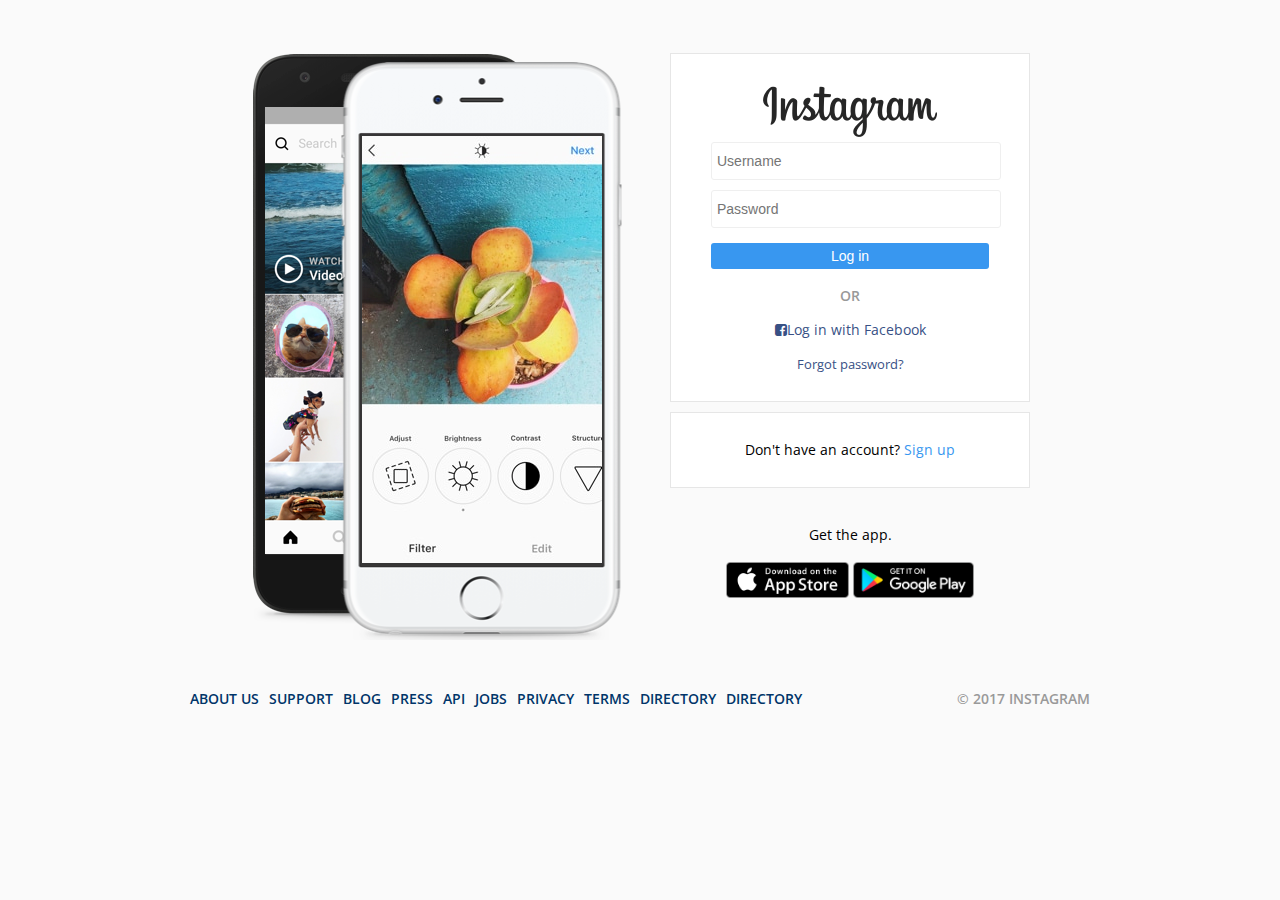
<file: index.html>
<!DOCTYPE html>
<html lang="en">

  <head>
    <meta charset="utf-8" />
    <meta name="viewport" content="width=device-width, initial-scale=1.0, user-scalable=no">
    <title>Login | Instajeju</title>
    <link rel="shortcut icon" href="images/favicon.ico" />
    <link href="https://maxcdn.bootstrapcdn.com/font-awesome/4.7.0/css/font-awesome.min.css" rel="stylesheet" />
    <link rel="stylesheet" href="css/styles.css">
  </head>

  <body>

    <main class="login">
      <div class="login__column">
        <img src="images/phoneImage.png" />
      </div>
      <div class="login__column">
        <div class="login__box">
          <img src="images/logoLogin.png" class="login__logo" />
          <form action="feed.html" method="get">
            <input type="email" name="user" placeholder="Username" required />
            <input type="password" name="pass" placeholder="Password" required />
            <input type="submit" value="Log in" />
          </form>
          <span class="login__divider">or</span>
          <a href="#" class="login__fb-link"><i class="fa fa-facebook-square" aria-hidden="true"></i>Log in with Facebook</a>
          <a href="#" class="login__link login__link--small">Forgot password?</a>
        </div>
        <div class="login__box">
          <span class="login__text">Don't have an account?</span>
          <a href="#" class="login__link login__link--blue">Sign up</a>
        </div>
        <div class="login__box login__box--transparent">
          <span class="login__text">Get the app.</span>
          <div class="login__appstores">
            <img src="images/ios.png" class="login__appstore" />
            <img src="images/android.png" class="login__appstore" />
          </div>
        </div>
      </div>
    </main>

<footer class="footer">
  <nav class="footer__nav">
    <ul class="footer__list">
      <li class="footer__list-item"><a href="" class="footer__link">about us</a></li>
      <li class="footer__list-item"><a href="" class="footer__link">support</a></li>
      <li class="footer__list-item"><a href="" class="footer__link">blog</a></li>
      <li class="footer__list-item"><a href="" class="footer__link">press</a></li>
      <li class="footer__list-item"><a href="" class="footer__link">api</a></li>
      <li class="footer__list-item"><a href="" class="footer__link">jobs</a></li>
      <li class="footer__list-item"><a href="" class="footer__link">privacy</a></li>
      <li class="footer__list-item"><a href="" class="footer__link">terms</a></li>
      <li class="footer__list-item"><a href="" class="footer__link">directory</a></li>
      <li class="footer__list-item"><a href="" class="footer__link">directory</a></li>
    </ul>
  </nav>
  <span class="footer__copy">&copy; 2017 instagram</span>
</footer>
<script
  src="http://code.jquery.com/jquery-3.2.1.min.js"
  integrity="sha256-hwg4gsxgFZhOsEEamdOYGBf13FyQuiTwlAQgxVSNgt4="
  crossorigin="anonymous"></script>
<script src="js/app.js"></script>
  </body>

</html>
</file>
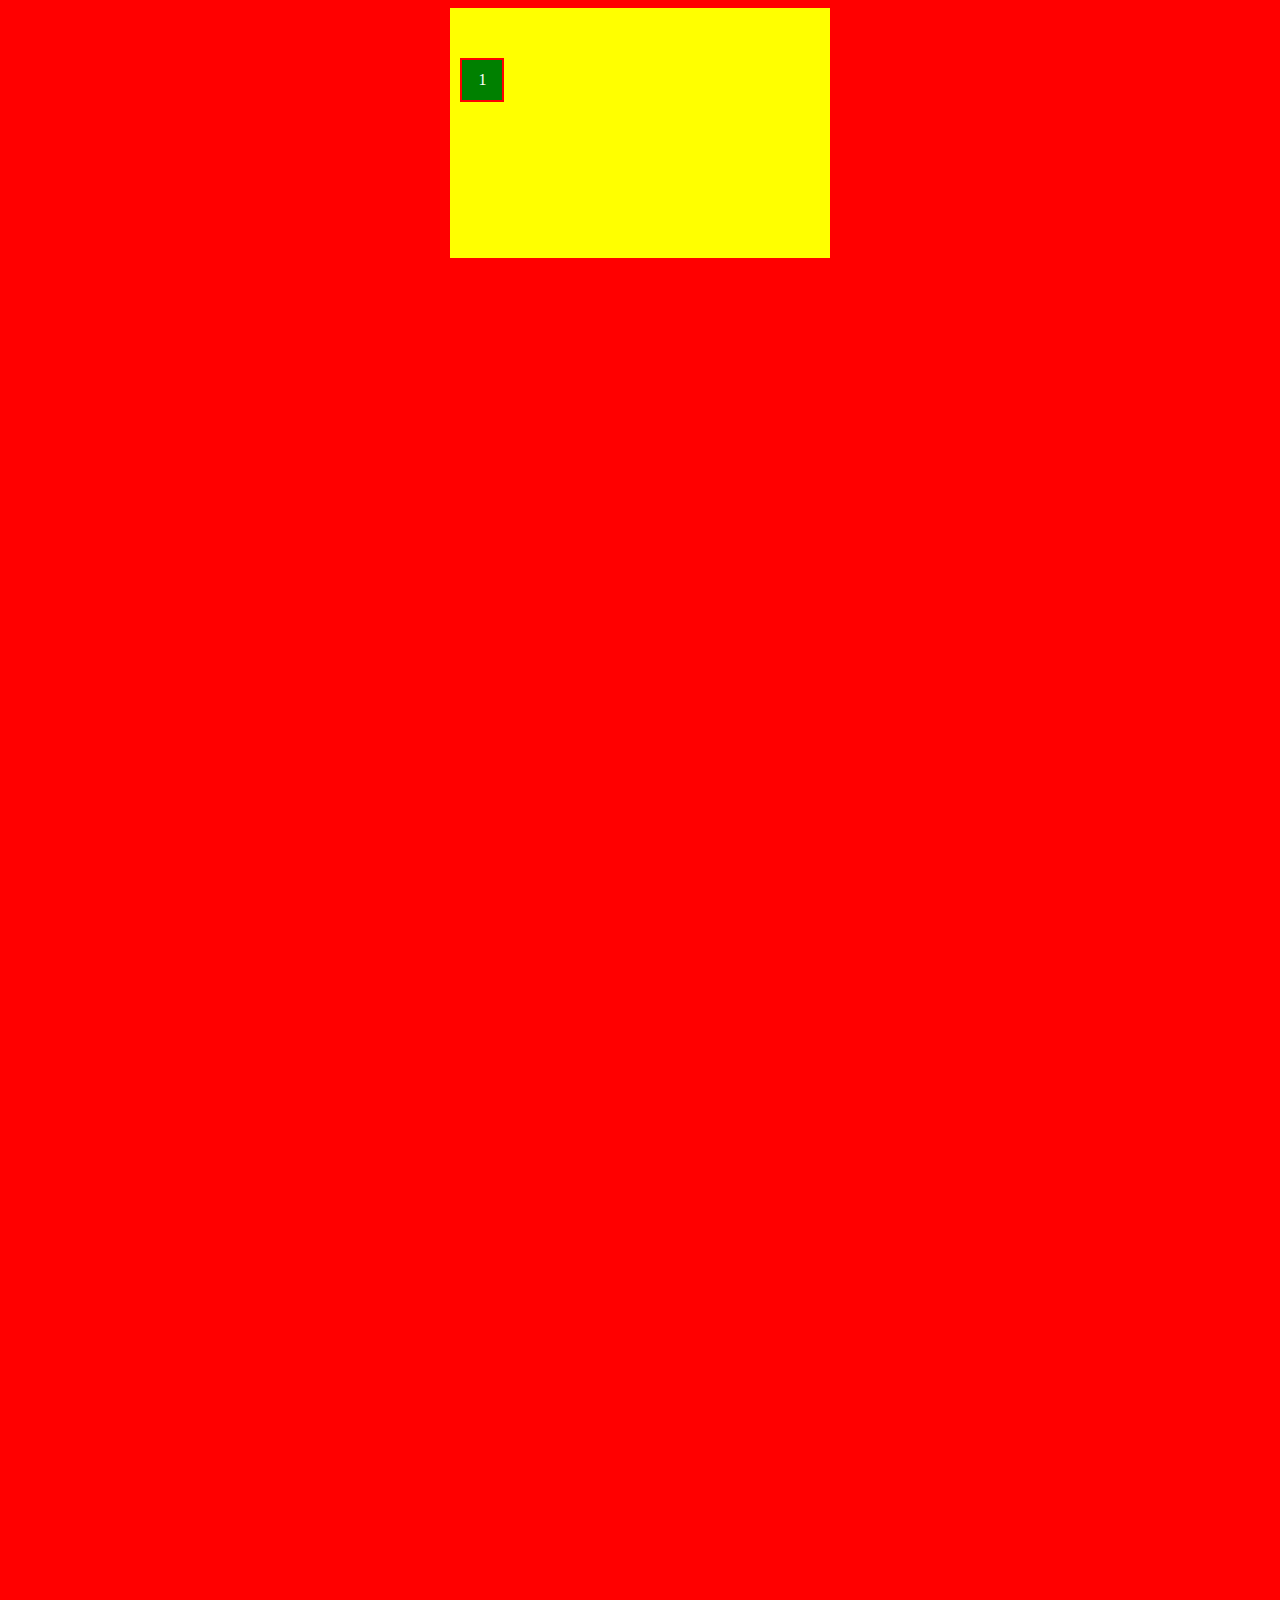
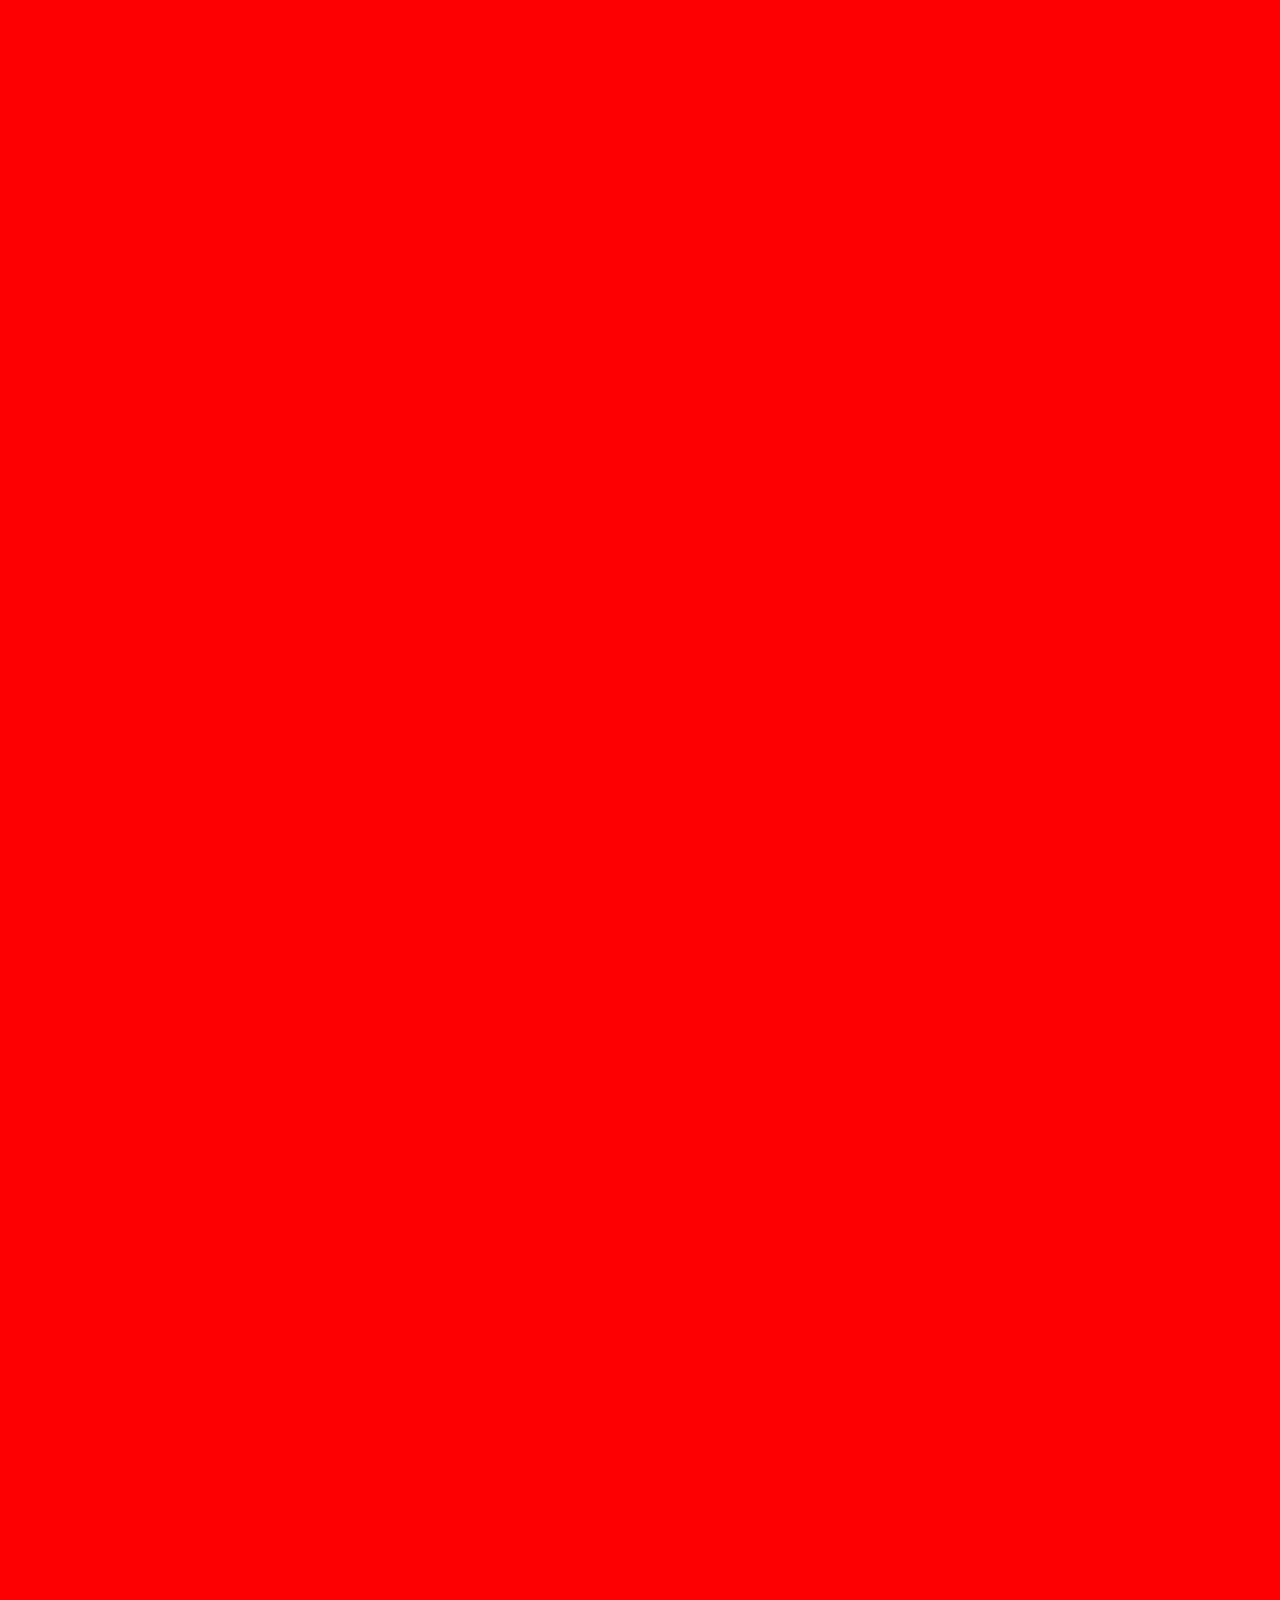
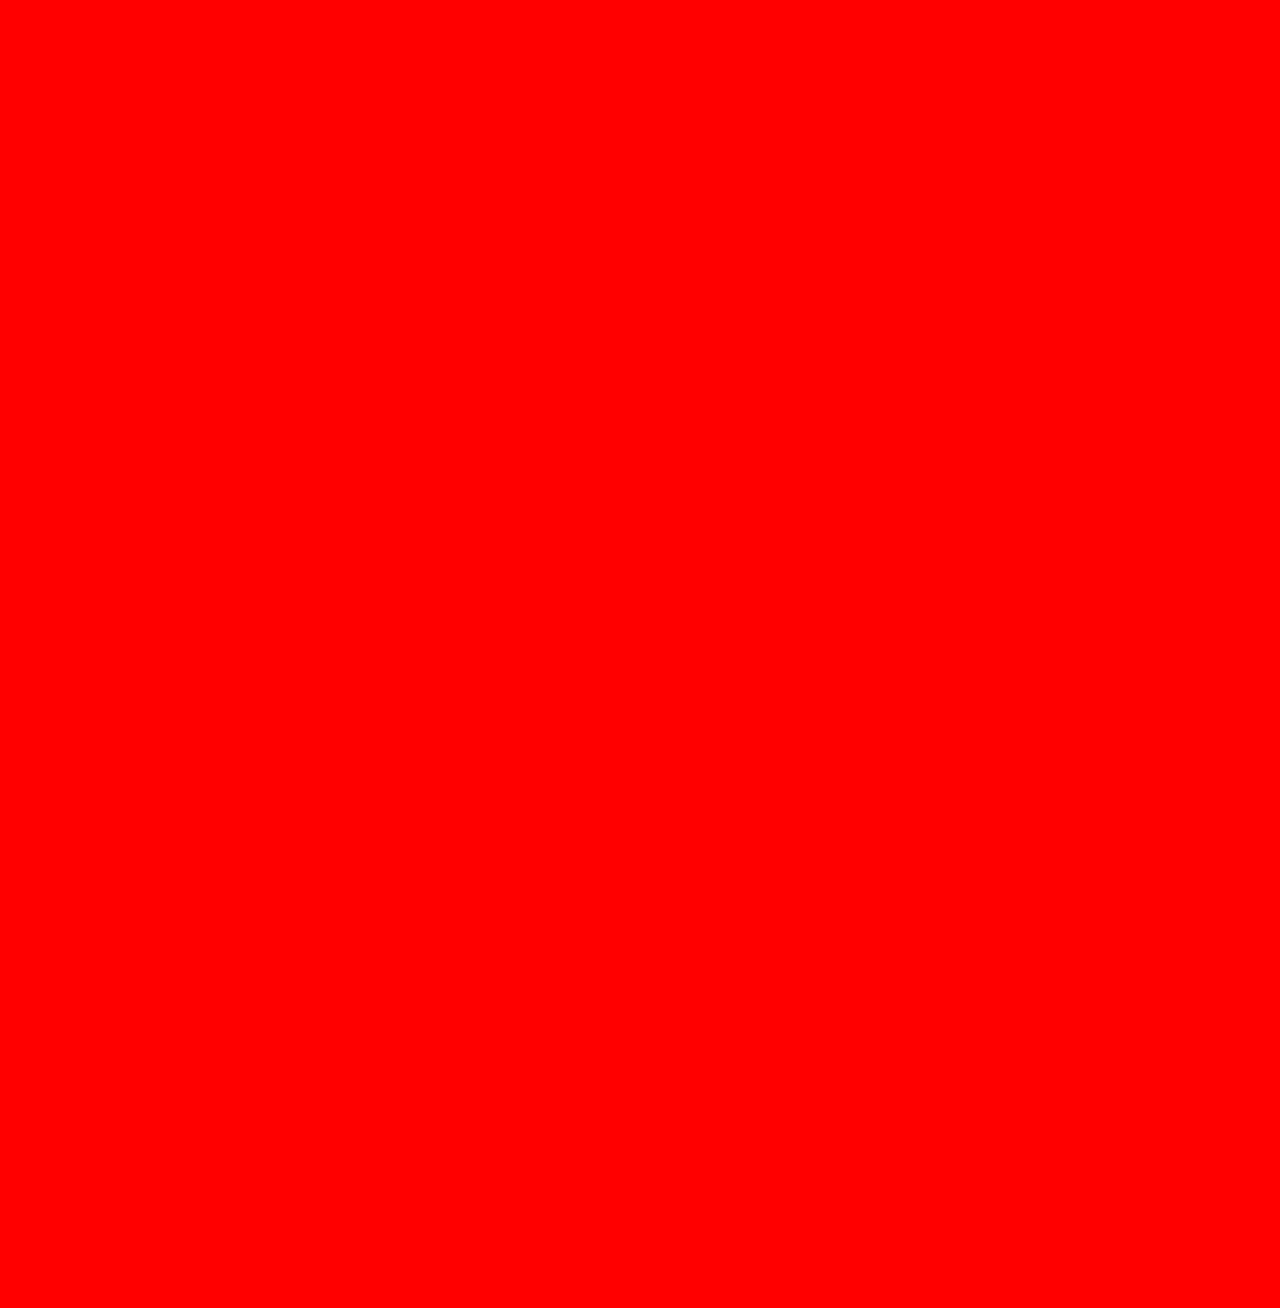
<file: css-examples.html>
<!DOCTYPE html>
<html lang="en">

  <head>
    <meta charset="UTF-8">
    <meta name="viewport"
          content="width=device-width, initial-scale=1.0">
    <meta http-equiv="X-UA-Compatible"
          content="ie=edge">
    <title>CSS</title>
    <style>
      html {
        height: 100%
      }
      body {
        background-color: red;
        display: flex;
        justify-content: space-around;
        height: 500%;


      }
      .box {
        background-color: yellow;
        width: 30%;
        height: 250px;
        box-sizing: border-box;
        display: flex;
        justify-content: center;
        align-items: center;
        position: relative;

      }
      .child {
        width: 40px;
        height: 40px;
        background-color: green;
        border: 2px solid red;
        display: flex;
        justify-content: center;
        align-items: center;
        color: white;
        position: absolute;
        top: 50px;
        left:10px;

      }
    </style>
  </head>

  <body>
    <div class="box">
      <div class="child">1</div>
    </div>
  </body>

</html>
</file>
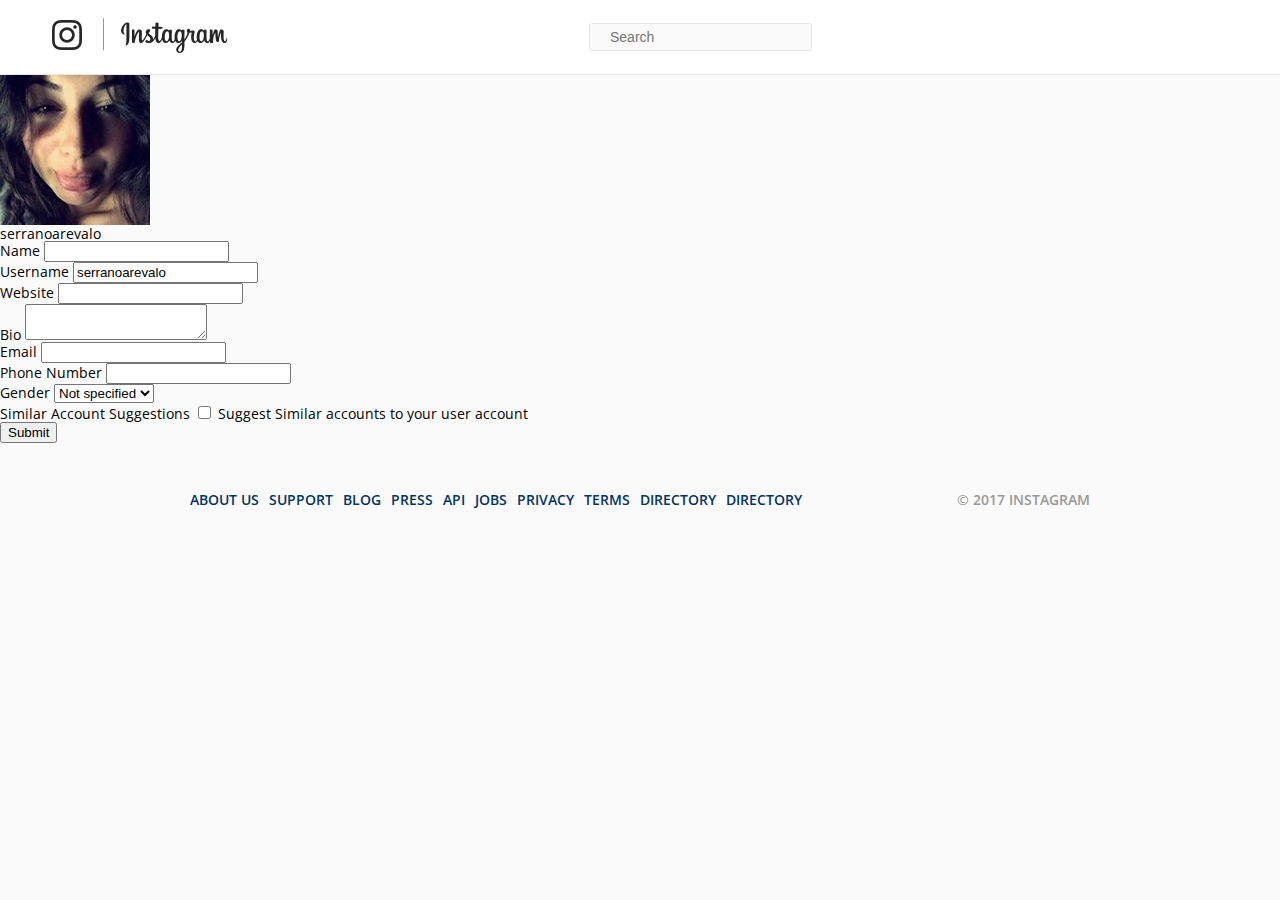
<file: edit-profile.html>
<!DOCTYPE html>
<html lang="en">

<head>
  <meta charset="UTF-8">
  <meta name="viewport" content="width=device-width, initial-scale=1.0, user-scalable=no">
  <title>Edit Profile | Instajeju</title>
  <link rel="shortcut icon" href="images/favicon.ico"
  <link rel="stylesheet"
        href="https://maxcdn.bootstrapcdn.com/font-awesome/4.7.0/css/font-awesome.min.css"> </head>
  <link rel="stylesheet" href="css/styles.css">

<body>
  <nav class="navigation"> <a href="feed.html"><img src="images/logo.png" class="navigation__logo"></a> <input type="text"
           placeholder="Search"
           class="navigation__input">
    <div class="navigation__icons"> <a href="explore.html"
         class="navigation__links"><i class="fa fa-compass"></i></a> <a href="#"
         class="navigation__links"><i class="fa fa-heart-o"></i></a> <a href="profile.html"
         class="navigation__links"><i class="fa fa-user-o"></i></a> </div>
  </nav>
  <main class="edit-profile">
    <div class="edit-profile__name"> <img src="images/avatar.jpg"
           class="edit-profile__thumb" />
      <h3 class="edit-profile__username">serranoarevalo</h3> </div>
    <ul class="edit-profile__list">
      <form action="profile.html"
            method="get">
        <li class="edit-profile__list-item"> <label for="name"
                 class="edit-profile__type">Name</label> <input id="name"
                 type="text"> </li>
        <li class="edit-profile__list-item"> <label for="username"
                 class="edit-profile__type">Username</label> <input id="username"
                 type="text"
                 value="serranoarevalo"
                 required /></li>
        <li class="edit-profile__list-item"> <label for="website"
                 class="edit-profile__type">Website</label> <input id="website"
                 type="url"></li>
        <li class="edit-profile__list-item"> <label for="bio"
                 class="edit-profile__type">Bio</label> <textarea id="bio"
                    name="edit__bio"></textarea></li>
        <li class="edit-profile__list-item"> <label for="email"
                 class="edit-profile__type">Email</label> <input id="email"
                 type="email"
                 required></li>
        <li class="edit-profile__list-item"> <label for="phone-number"
                 class="edit-profile__type">Phone Number</label> <input id="phone-number"
                 type="text"></li>
        <li class="edit-profile__list-item"> <label for="gender"
                 class="edit-profile__type">Gender</label> <select id="gender">
            <option value="male">Male</option>
            <option value="female">Female</option>
            <option value="dont-know" selected>Not specified</option>
          </select> </li>
        <li class="edit-profile__list-item"> <span class="edit-profile__type">Similar Account Suggestions</span> <input type="checkbox"
                 id="similar"
                 name="subscribe"
                 value="similar_accounts"> <label for="similar">Suggest Similar accounts to your user account</label> </li> <input type="submit"
               value="Submit"> </form>
    </ul>
    </div>
  </main>
  <footer class="footer">
    <nav class="footer__nav">
      <ul class="footer__list">
        <li class="footer__list-item"><a href="" class="footer__link">about us</a></li>
        <li class="footer__list-item"><a href="" class="footer__link">support</a></li>
        <li class="footer__list-item"><a href="" class="footer__link">blog</a></li>
        <li class="footer__list-item"><a href="" class="footer__link">press</a></li>
        <li class="footer__list-item"><a href="" class="footer__link">api</a></li>
        <li class="footer__list-item"><a href="" class="footer__link">jobs</a></li>
        <li class="footer__list-item"><a href="" class="footer__link">privacy</a></li>
        <li class="footer__list-item"><a href="" class="footer__link">terms</a></li>
        <li class="footer__list-item"><a href="" class="footer__link">directory</a></li>
        <li class="footer__list-item"><a href="" class="footer__link">directory</a></li>
      </ul>
    </nav> <span class="footer__copy">© 2017 instagram</span> </footer>
    <script
  src="http://code.jquery.com/jquery-3.2.1.min.js"
  integrity="sha256-hwg4gsxgFZhOsEEamdOYGBf13FyQuiTwlAQgxVSNgt4="
  crossorigin="anonymous"></script>
    <script src="js/app.js"></script>
</body>

</html>
</file>
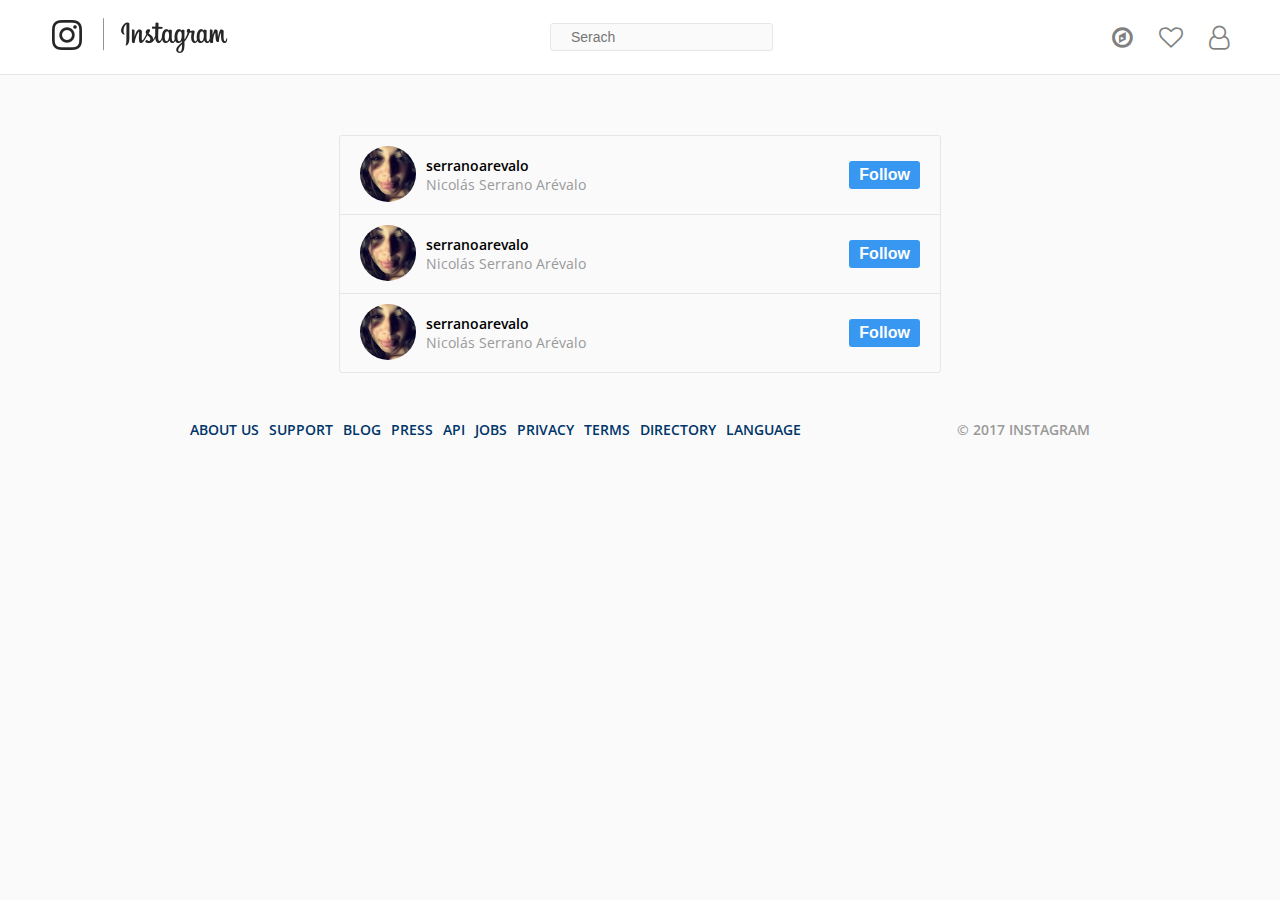
<file: explore.html>
<!DOCTYPE html>
<html lang="en">

  <head>
    <meta charset="utf-8" />
    <meta name="viewport" content="width=device-width, initial-scale=1.0, user-scalable=no">
    <title>Explore | Instajeju</title>
    <link rel="shortcut icon" href="images/favicon.ico">
    <link rel="stylesheet" href="https://maxcdn.bootstrapcdn.com/font-awesome/4.7.0/css/font-awesome.min.css
" />
    <link rel="stylesheet" href="css/styles.css">
  </head>

  <body>
    <nav class="navigation">
      <a href="feed.html">
        <img src="images/logo.png"  class="navigation__logo" />
      </a>
      <input type="text" placeholder="Serach" class="navigation__input">
      <div class="navigation__icons">
        <a href="explore.html" class="navigation__links">
          <i class="fa fa-compass"></i>
        </a>
        <a href="#" class="navigation__links">
          <i class="fa fa-heart-o"></i>
        </a>
        <a href="profile.html" class="navigation__links">
          <i class="fa fa-user-o"></i>
        </a>
      </div>
    </nav>
    <main class="explore">
      <ul class="users">
        <li class="users__user">
          <div class="users__left">
            <a href="profile.html">
              <img src="images/avatar.jpg" />
            </a>
            <div class="users__name">
              <span class="users__username">serranoarevalo</span>
              <span class="users__full-name">Nicolás Serrano Arévalo</span>
            </div>
          </div>
          <button>Follow</button>
        </li>
        <li class="users__user">
          <div class="users__left">
            <a href="profile.html">
              <img src="images/avatar.jpg" />
            </a>
            <div class="users__name">
              <span class="users__username">serranoarevalo</span>
              <span class="users__full-name">Nicolás Serrano Arévalo</span>
            </div>
          </div>
          <button>Follow</button>
        </li>
        <li class="users__user">
          <div class="users__left">
            <a href="profile.html">
              <img src="images/avatar.jpg" />
            </a>
            <div class="users__name">
              <span class="users__username">serranoarevalo</span>
              <span class="users__full-name">Nicolás Serrano Arévalo</span>
            </div>
          </div>
          <button>Follow</button>
        </li>
      </ul>
    </main>
    <footer class="footer">
      <nav class="footer__nav">
        <ul class="footer__list">
          <li class="footer__list-item"><a href="#" class="footer__link">about us</a></li>
          <li class="footer__list-item"><a href="#" class="footer__link">support</a></li>
          <li class="footer__list-item"><a href="#" class="footer__link">blog</a></li>
          <li class="footer__list-item"><a href="#" class="footer__link">press</a></li>
          <li class="footer__list-item"><a href="#" class="footer__link">api</a></li>
          <li class="footer__list-item"><a href="#" class="footer__link">jobs</a></li>
          <li class="footer__list-item"><a href="#" class="footer__link">privacy</a></li>
          <li class="footer__list-item"><a href="#" class="footer__link">terms</a></li>
          <li class="footer__list-item"><a href="#" class="footer__link">directory</a></li>
          <li class="footer__list-item"><a href="#" class="footer__link">language</a></li>
        </ul>
      </nav> <span class="footer__copy">© 2017 instagram</span> </footer>
      <script
  src="http://code.jquery.com/jquery-3.2.1.min.js"
  integrity="sha256-hwg4gsxgFZhOsEEamdOYGBf13FyQuiTwlAQgxVSNgt4="
  crossorigin="anonymous"></script>
      <script src="js/app.js"></script>
  </body>

</html>
</file>
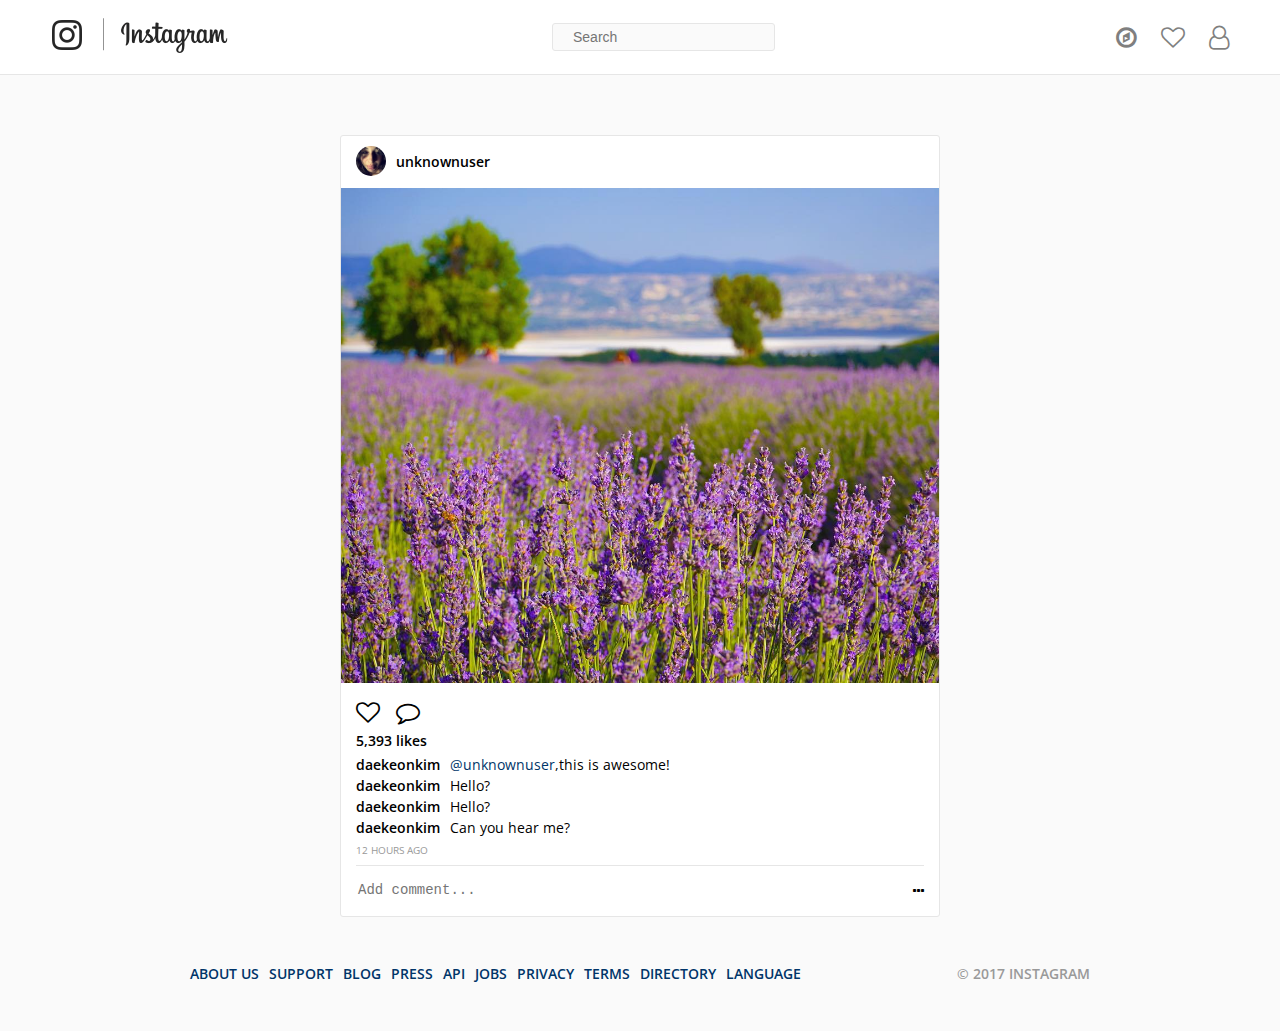
<file: feed.html>
<!DOCTYPE html>
<html lang="en">

  <head>
    <meta charset="utf-8" />
    <meta name="viewport" content="width=device-width, initial-scale=1.0, user-scalable=no">
    <title>Feed | Instajeju</title>
    <link rel="shortcut icon" href="images/favicon.ico">
    <link href="https://maxcdn.bootstrapcdn.com/font-awesome/4.7.0/css/font-awesome.min.css" rel="stylesheet" />
    <link rel="stylesheet" href="css/styles.css">
  </head>

  <body>
    <nav class="navigation"> <a href="feed.html"><img src="images/logo.png"
         class="navigation__logo" /></a> <input type="text" placeholder="Search" class="navigation__input">
      <div class="nativation__icons"> <a href="explore.html" class="navigation__links"><i class="fa fa-compass"></i></a> <a href="#" class="navigation__links"><i class="fa fa-heart-o"></i></a> <a href="profile.html" class="navigation__links"><i class="fa fa-user-o"></i></a> </div>
    </nav>
    <main class="feed">
      <div class="photo">
        <header class="photo__header">
          <a href="profile.html" class="photo__thumb">
              <img src="images/avatar.jpg">
            </a>
          <span class="photo__username">unknownuser</span>
        </header>
        <img src="images/feedPhoto.jpg" class="photo__image">
        <div class="photo__info">
          <div class="photo__actions">
            <i class="fa fa-heart-o heart"></i>
            <i class="fa fa-comment-o"></i>
          </div>
          <span class="photo__likes">5,393 likes</span>
          <ul class="photo__comments">
            <li class="photo__comment"><span class="comments__username">daekeonkim</span><a href="profile.html">@unknownuser</a>,this is awesome!</li>
            <li class="photo__comment"><span class="comments__username">daekeonkim</span>Hello?</li>
            <li class="photo__comment"><span class="comments__username">daekeonkim</span>Hello?</li>
            <li class="photo__comment"><span class="comments__username">daekeonkim</span>Can you hear me?</li>
          </ul> <span class="photo__date">12 hours ago</span>
          <div class="photo__add-comment">
            <textarea placeholder="Add comment..."></textarea>
            <i class="fa fa-ellipsis-h"></i>
          </div>
        </div>
      </div>
    </main>
    <footer class="footer">
      <nav class="footer__nav">
        <ul class="footer__list">
          <li class="footer__list-item"><a href="#" class="footer__link">about us</a></li>
          <li class="footer__list-item"><a href="#" class="footer__link">support</a></li>
          <li class="footer__list-item"><a href="#" class="footer__link">blog</a></li>
          <li class="footer__list-item"><a href="#" class="footer__link">press</a></li>
          <li class="footer__list-item"><a href="#" class="footer__link">api</a></li>
          <li class="footer__list-item"><a href="#" class="footer__link">jobs</a></li>
          <li class="footer__list-item"><a href="#" class="footer__link">privacy</a></li>
          <li class="footer__list-item"><a href="#" class="footer__link">terms</a></li>
          <li class="footer__list-item"><a href="#" class="footer__link">directory</a></li>
          <li class="footer__list-item"><a href="#" class="footer__link">language</a></li>
        </ul>
      </nav>
      <span class="footer__copy">© 2017 instagram</span>
    </footer>
    <div class="overlay">
      <i class="fa fa-times fa-2x"></i>
      <div class="overlay__menu">
        <a href="#" class="overlay__link">Report</a>
        <a href="#" class="overlay__link">Embed</a>
        <a href="http://google.com" class="overlay__link" id="cancel">Cancel</a>
      </div>
    </div>
      <script
        src="https://code.jquery.com/jquery-3.2.1.min.js"
        integrity="sha256-hwg4gsxgFZhOsEEamdOYGBf13FyQuiTwlAQgxVSNgt4="
        crossorigin="anonymous"></script>
      <script src="js/app.js"></script>
  </body>

</html>
</file>
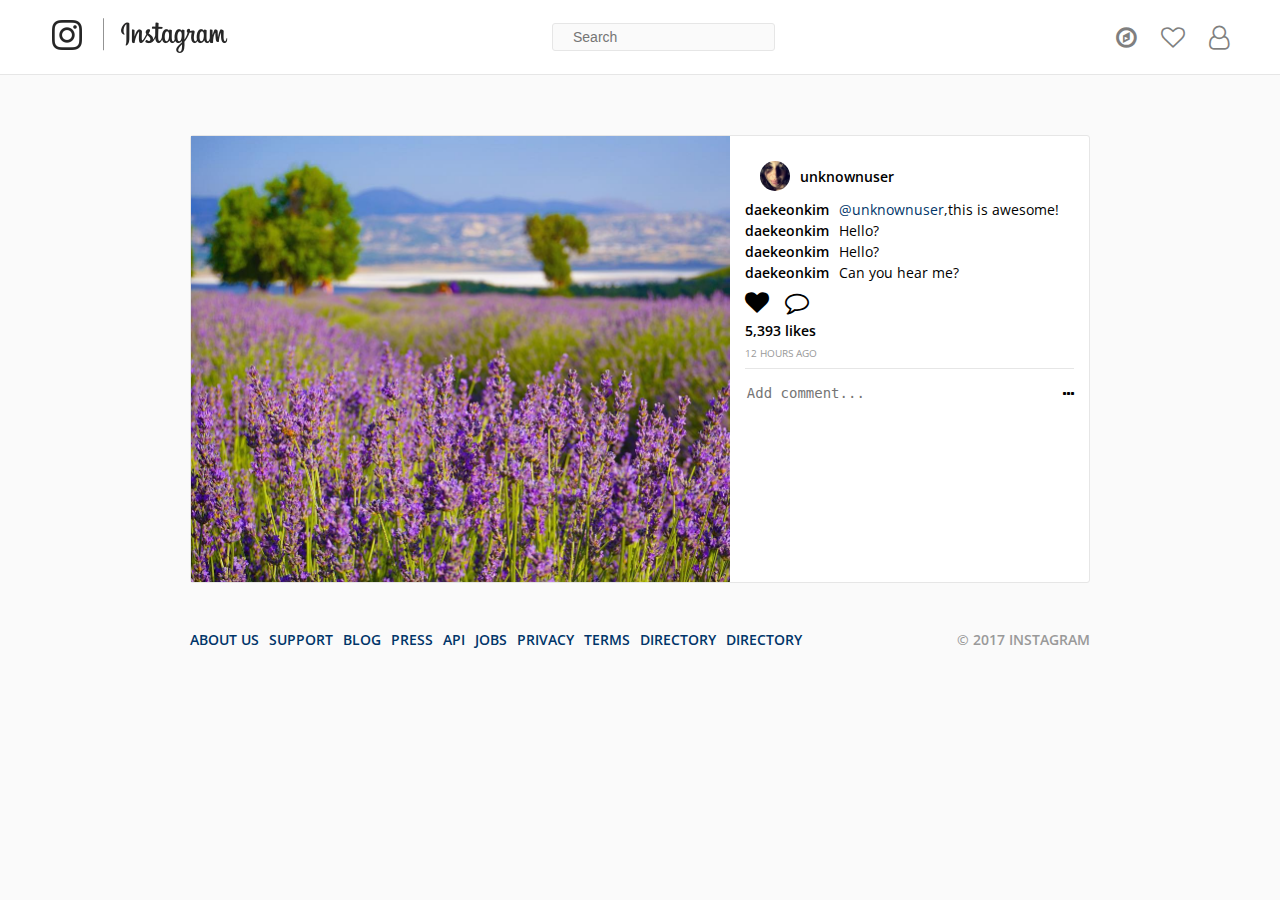
<file: image-detail.html>
<!DOCTYPE html>
<html lang="en">

  <head>
    <meta charset="utf-8" />
    <meta name="viewport" content="width=device-width, initial-scale=1.0, user-scalable=no">
    <title>Image Detail | Instajeju</title>
    <link rel="shortcut icon"
          href="images/favicon.ico">
    <link href="https://maxcdn.bootstrapcdn.com/font-awesome/4.7.0/css/font-awesome.min.css"
          rel="stylesheet" /> </head>
    <link rel="stylesheet" href="css/styles.css">

  <body>
    <nav class="navigation"> <a href="feed.html"><img src="images/logo.png"
         class="navigation__logo" /></a> <input type="text"
             placeholder="Search"
             class="navigation__input">
      <div class="nativation__icons"> <a href="explore.html"
           class="navigation__links"><i class="fa fa-compass"></i></a> <a href="#"
           class="navigation__links"><i class="fa fa-heart-o"></i></a> <a href="profile.html"
           class="navigation__links"><i class="fa fa-user-o"></i></a> </div>
    </nav>
    <main class="image-detail">
      <div class="photo  photo--detail">
        <img src="images/feedPhoto.jpg"
             class="photo__image">
        <div class="photo__info">
          <header class="photo__header">
            <a href="profile.html"
               class="photo__thumb">
               <img src="images/avatar.jpg"></a>
            <span class="photo__username">unknownuser</span>
          </header>
          <ul class="photo__comments">
            <li class="photo__comment"><span class="comments__username">daekeonkim</span><a href="profile.html">@unknownuser</a>,this is awesome!</li>
            <li class="photo__comment"><span class="comments__username">daekeonkim</span>Hello?</li>
            <li class="photo__comment"><span class="comments__username">daekeonkim</span>Hello?</li>
            <li class="photo__comment"><span class="comments__username">daekeonkim</span>Can you hear me?</li>
          </ul>
          <div class="photo__actions">
            <i class="fa fa-heart"></i>
            <i class="fa fa-comment-o"></i>
          </div>
          <span class="photo__likes">5,393 likes</span>
          <span class="photo__date">12 hours ago</span>
          <div class="photo__add-comment"> <textarea placeholder="Add comment..."></textarea> <i class="fa fa-ellipsis-h"></i> </div>
        </div>
      </div>
    </main>
    <footer class="footer">
      <nav class="footer__nav">
        <ul class="footer__list">
          <li class="footer__list-item"><a href="" class="footer__link">about us</a></li>
          <li class="footer__list-item"><a href="" class="footer__link">support</a></li>
          <li class="footer__list-item"><a href="" class="footer__link">blog</a></li>
          <li class="footer__list-item"><a href="" class="footer__link">press</a></li>
          <li class="footer__list-item"><a href="" class="footer__link">api</a></li>
          <li class="footer__list-item"><a href="" class="footer__link">jobs</a></li>
          <li class="footer__list-item"><a href="" class="footer__link">privacy</a></li>
          <li class="footer__list-item"><a href="" class="footer__link">terms</a></li>
          <li class="footer__list-item"><a href="" class="footer__link">directory</a></li>
          <li class="footer__list-item"><a href="" class="footer__link">directory</a></li>
        </ul>
      </nav> <span class="footer__copy">© 2017 instagram</span> </footer>
      <script
  src="http://code.jquery.com/jquery-3.2.1.min.js"
  integrity="sha256-hwg4gsxgFZhOsEEamdOYGBf13FyQuiTwlAQgxVSNgt4="
  crossorigin="anonymous"></script>
      <script src="js/app.js"></script>
  </body>

</html>
</file>
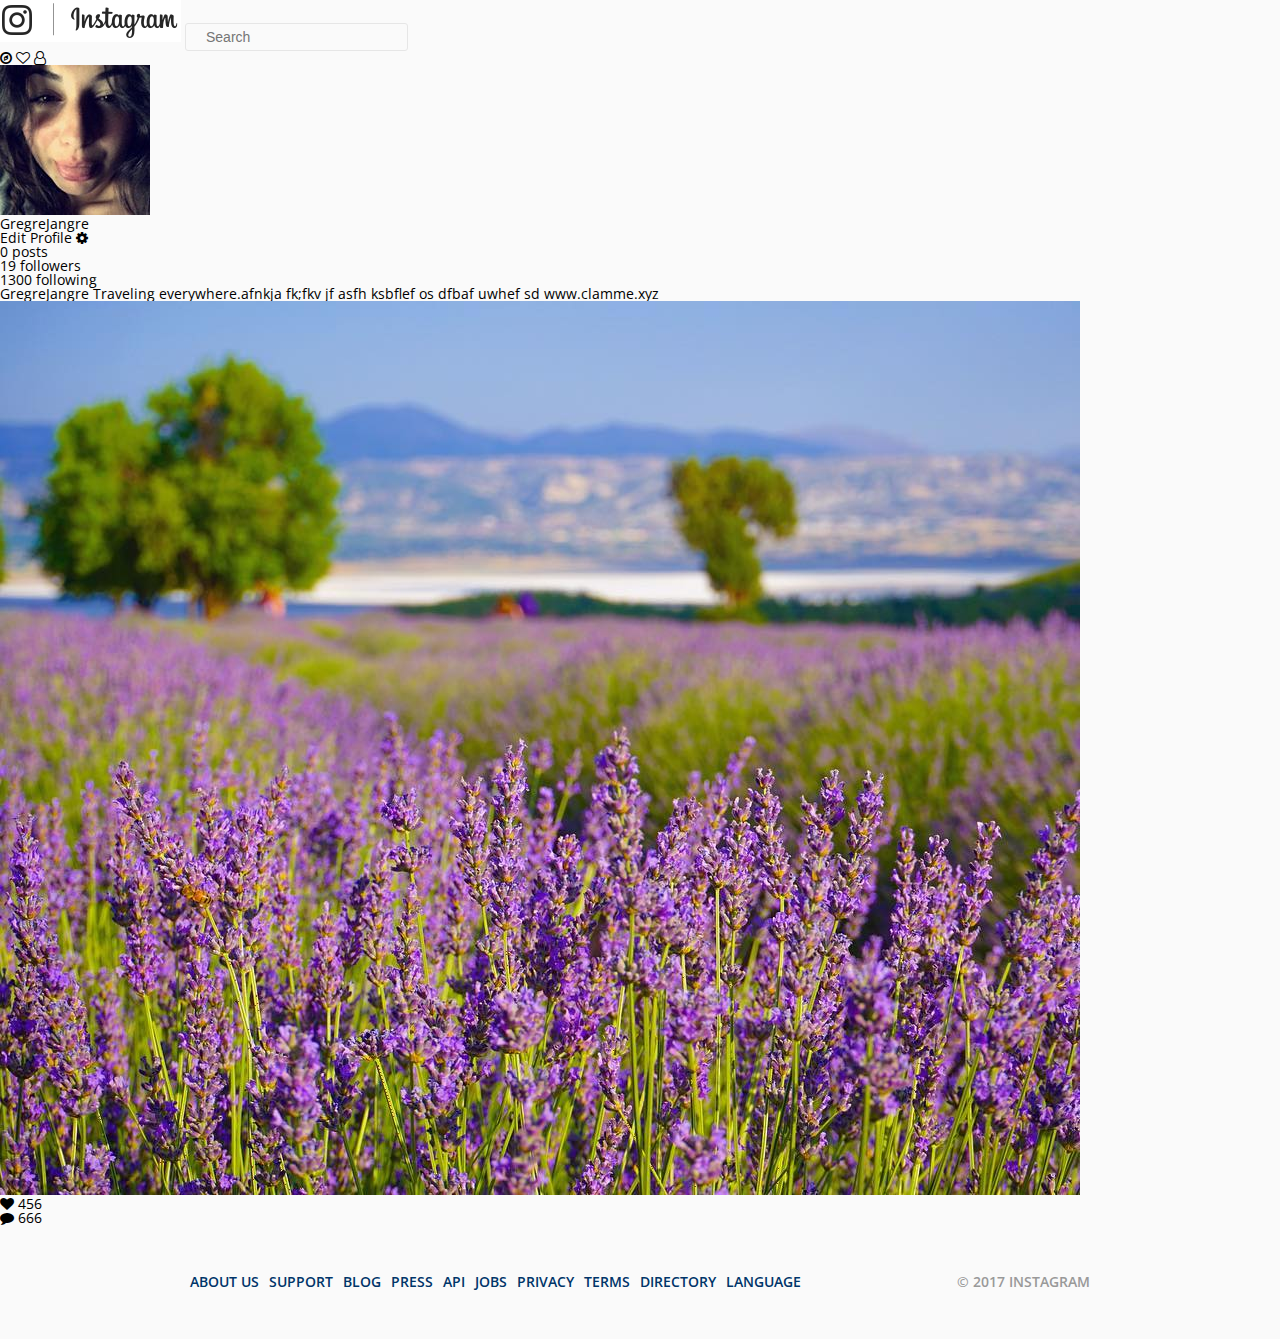
<file: profile.html>
<!DOCTYPE html>
<html>

  <head>
    <meta charset="utf-8" />
    <meta name="viewport" content="width=device-width, initial-scale=1.0, user-scalable=no">
    <title>Profile | Instaclone</title>
    <link rel="shortcut icon" href="images/favicon.ico">
    <link rel="stylesheet" href="https://maxcdn.bootstrapcdn.com/font-awesome/4.7.0/css/font-awesome.min.css" />
    <link rel="stylesheet" href="css/styles.css">
  </head>

  <body>
    <nav> <a href="feed.html"><img src="images/logo.png" class="navigation__logo" /></a> <input type="text" placeholder="Search" class="navigation__input">
      <div class="navigation__icons"> <a href="explore.html" class="navigation__link"><i class="fa fa-compass"></i></a> <a href="#" class="navigation__link"><i class="fa fa-heart-o"></i></a> <a href="profile.html" class="navigation__link"><i class="fa fa-user-o"></i></a> </div>
    </nav>
    <main class="profile">
      <header class="profile__header"> <img src="images/avatar.jpg" />
        <div class="profile__info">
          <div class="profile__name">
            <h3 class="profile__username">GregreJangre</h3> <a href="edit-profile.html">Edit Profile</a> <i class="fa fa-cog" aria-hidden="true"></i> </div>
          <ul class="profile__stats">
            <li class="profile__stat"><span class="profile__stat-number">0</span> posts</li>
            <li class="profile__stat"><span class="profile__stat-number">19</span> followers</li>
            <li class="profile__stat"><span class="profile__stat-number">1300</span> following</li>
          </ul>
          <p class="profile__bio"> <span class="profile__bio-name">GregreJangre</span> Traveling everywhere.afnkja fk;fkv jf asfh ksbflef os dfbaf uwhef sd <a class="profile__domain" href="#">www.clamme.xyz</a> </p>
        </div>
      </header>
      <div class="profile__images">
        <div class="profile__image-row">
          <div class="profile__image">
            <a href="image-detail.html">
          <img src="images/feedPhoto.jpg" />
          <div class="profile__image-overlay">
            <div class="profile__image-number"> <i class="fa fa-heart"></i> <span>456</span> </div>
            <div class="profile__image-number"> <i class="fa fa-comment"></i> <span>666</span> </div>
          </div>
          </a>
          </div>
        </div>
      </div>
    </main>
    <footer class="footer">
      <nav class="footer__nav">
        <ul class="footer__list">
          <li class="footer__list-item"><a href="#" class="footer__link">ABOUT US</a></li>
          <li class="footer__list-item"><a href="#" class="footer__link">SUPPORT</a></li>
          <li class="footer__list-item"><a href="#" class="footer__link">BLOG</a></li>
          <li class="footer__list-item"><a href="#" class="footer__link">PRESS</a></li>
          <li class="footer__list-item"><a href="#" class="footer__link">API</a></li>
          <li class="footer__list-item"><a href="#" class="footer__link">JOBS</a></li>
          <li class="footer__list-item"><a href="#" class="footer__link">PRIVACY</a></li>
          <li class="footer__list-item"><a href="#" class="footer__link">TERMS</a></li>
          <li class="footer__list-item"><a href="#" class="footer__link">DIRECTORY</a></li>
          <li class="footer__list-item"><a href="#" class="footer__link">LANGUAGE</a></li>
        </ul>
      </nav> <span class="footer__copy">© 2017 INSTAGRAM</span> </footer>
      <script
  src="http://code.jquery.com/jquery-3.2.1.min.js"
  integrity="sha256-hwg4gsxgFZhOsEEamdOYGBf13FyQuiTwlAQgxVSNgt4="
  crossorigin="anonymous"></script>
      <script src="js/app.js"></script>
  </body>


</html>

</html>
</file>
<file: css/styles.css>
@import url('https://fonts.googleapis.com/css?family=Open+Sans:400,600');
@import "reset.css";
@import "globals.css";
@import "login.css";
@import "footer.css";
@import "navigation.css";
@import "explore.css";
@import "feed.css";
@import "image-detail.css";
@import "mobile.css";
</file>
